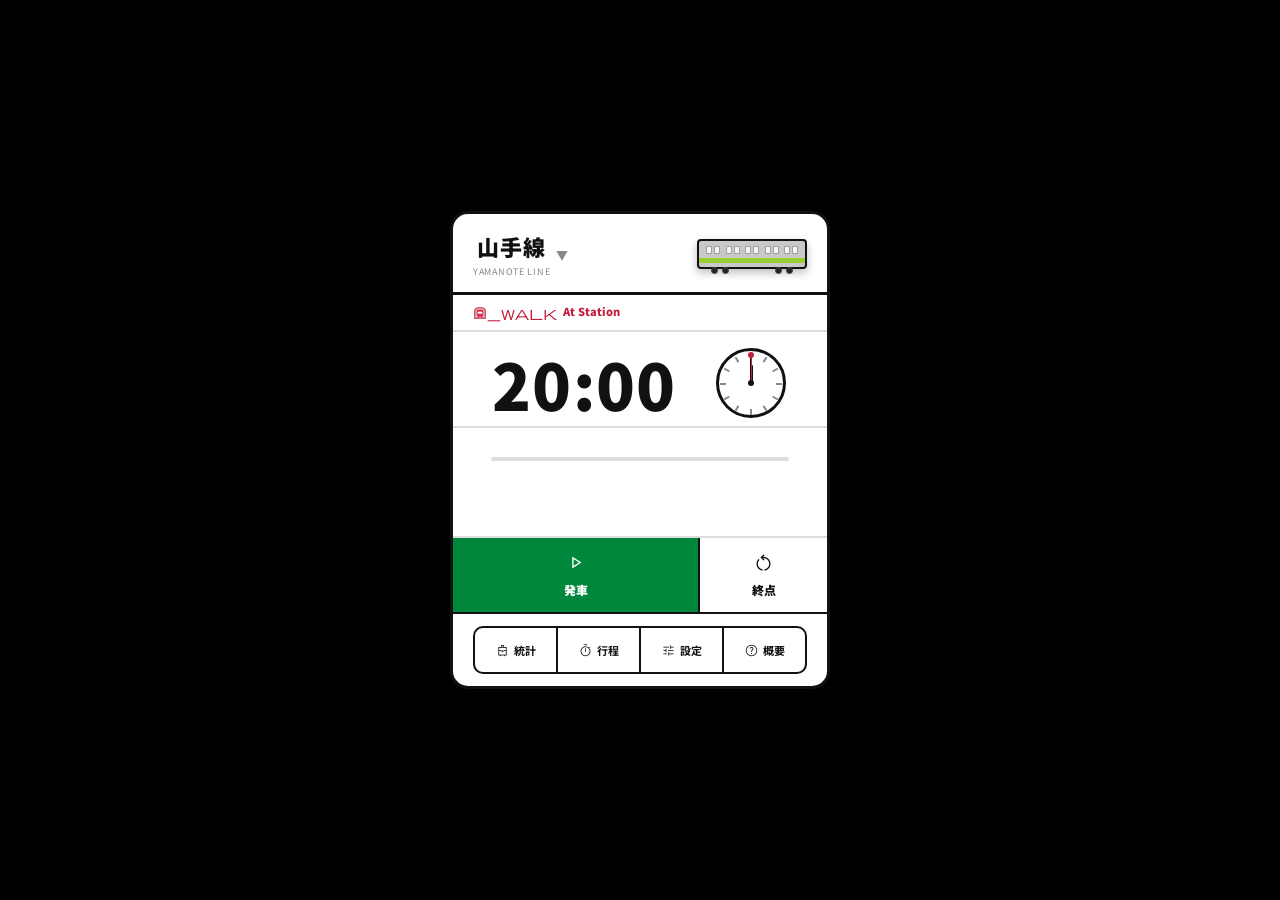
<file: web/index.html>
<!DOCTYPE html>
<html lang="ja">
<head>
<!-- Recovered from https://www.futsudoro.app/ on 2026-05-10 and normalized into /src files. -->
<meta charset="UTF-8">
<meta name="viewport" content="width=device-width, initial-scale=1.0">
<title>Futsudoro — Train Pomodoro Timer</title>
<meta name="description" content="Futsudoro is a train-inspired Pomodoro timer web app for deep work, with Chronos (strict) and Kairos (flow-friendly) modes.">
<meta name="keywords" content="futsudoro, pomodoro timer, train-inspired productivity app, chronos kairos timer, focus timer, deep work web app, productivity web app">
<meta name="application-name" content="Futsudoro">
<meta name="apple-mobile-web-app-title" content="Futsudoro">
<meta name="author" content="ishiroca + anhdres">
<meta name="robots" content="index,follow,max-image-preview:large">
<meta name="apple-mobile-web-app-capable" content="yes">
<meta name="apple-mobile-web-app-status-bar-style" content="default">
<link rel="apple-touch-icon" href="/icons/icon-192.png">
<link rel="preconnect" href="https://fonts.googleapis.com">
<link rel="preconnect" href="https://fonts.gstatic.com" crossorigin>
<link rel="canonical" href="https://www.futsudoro.app/">
<link rel="manifest" href="/manifest.webmanifest">
<meta name="theme-color" content="#000000">
<link rel="alternate" hreflang="x-default" href="https://www.futsudoro.app/">
<link rel="alternate" hreflang="en" href="https://www.futsudoro.app/about.html">
<link rel="alternate" hreflang="zh" href="https://www.futsudoro.app/about-zh.html">
<link rel="alternate" hreflang="ja" href="https://www.futsudoro.app/about-ja.html">
<link rel="alternate" hreflang="hi" href="https://www.futsudoro.app/about-hi.html">
<link rel="alternate" hreflang="es" href="https://www.futsudoro.app/about-es.html">
<link rel="alternate" hreflang="de" href="https://www.futsudoro.app/about-de.html">
<link rel="alternate" hreflang="fr" href="https://www.futsudoro.app/about-fr.html">
<link rel="alternate" hreflang="it" href="https://www.futsudoro.app/about-it.html">
<link rel="alternate" hreflang="pt" href="https://www.futsudoro.app/about-pt.html">
<link rel="alternate" hreflang="zh" href="https://www.futsudoro.app/about-zh.html">
<meta property="og:type" content="website">
<meta property="og:site_name" content="Futsudoro">
<meta property="og:title" content="Futsudoro — Train Pomodoro Timer for Deep Work">
<meta property="og:description" content="A railway-themed focus timer with Chronos (strict) and Kairos (flow-friendly) modes.">
<meta property="og:url" content="https://www.futsudoro.app/">
<meta property="og:image" content="https://www.futsudoro.app/icons/icon-512.png">
<meta property="og:image:alt" content="Futsudoro train icon">
<meta name="twitter:card" content="summary_large_image">
<meta name="twitter:title" content="Futsudoro — Train Pomodoro Timer for Deep Work">
<meta name="twitter:description" content="Focus station by station. Chronos for strict timing, Kairos for flow-state work.">
<meta name="twitter:image" content="https://www.futsudoro.app/icons/icon-512.png">
<link rel="icon" type="image/svg+xml" href="/icons/icon.svg">
<link rel="icon" type="image/png" sizes="192x192" href="/icons/icon-192.png">
<script>
(function(){
  const p=window.location.pathname;
  const legacy=/(green-train|%E7%BB%BF%E7%9A%AE%E8%BD%A6|绿皮车)/i;
  if(!legacy.test(p)) return;
  const modeMatch=p.match(/\/(chronos|kairos)(?:\/)?$/i);
  const mode=(modeMatch&&modeMatch[1].toLowerCase())||'chronos';
  window.location.replace(`/lupiche/${mode}${window.location.search}${window.location.hash}`);
})();
</script>
<script type="application/ld+json">
{
  "@context": "https://schema.org",
  "@type": "WebApplication",
  "name": "Futsudoro",
  "alternateName": "Futsudoro App",
  "applicationCategory": "ProductivityApplication",
  "operatingSystem": "Web",
  "url": "https://www.futsudoro.app/",
  "image": "https://www.futsudoro.app/icons/icon-512.png",
  "description": "Futsudoro is a train-inspired Pomodoro timer web app for deep work, with Chronos and Kairos modes.",
  "keywords": "futsudoro, pomodoro timer, focus timer, deep work app, train-inspired productivity",
  "isAccessibleForFree": true,
  "inLanguage": ["en", "es", "ja", "de", "fr", "it", "hi", "zh"],
  "offers": {
    "@type": "Offer",
    "price": "0",
    "priceCurrency": "USD"
  },
  "author": [
    { "@type": "Person", "name": "ishiroca" },
    { "@type": "Person", "name": "anhdres" }
  ]
}
</script>
<link rel="stylesheet" href="/src/styles.css">
</head>
<body>
<div class="sign-panel">
  <div class="line-header">
    <div class="line-selector">
      <button class="line-name-btn" id="lineBtn">
        <div>
          <div class="line-name-jp" id="lineNameJp">山手線</div>
          <div class="line-name-en" id="lineNameEn">Yamanote Line</div>
        </div>
        <span class="dropdown-arrow" aria-hidden="true">▼</span>
      </button>
      <div class="line-dropdown" id="lineDropdown">
        <div class="line-option selected" data-line="yamanote">
          <div class="line-color-badge" style="background:#9ACD32"></div>
          <div class="line-info-text">
            <div class="line-option-name">山手線</div>
            <div class="line-option-sub">Yamanote — Tokyo</div>
          </div>
        </div>
        <div class="line-option" data-line="urquiza">
          <div class="line-color-badge" style="background:#FFD200"></div>
          <div class="line-info-text">
            <div class="line-option-name">Urquiza</div>
            <div class="line-option-sub">Buenos Aires</div>
          </div>
        </div>
        <div class="line-option" data-line="nagareyama">
          <div class="line-color-badge" style="background:#8B0000"></div>
          <div class="line-info-text">
            <div class="line-option-name">流山電鉄</div>
            <div class="line-option-sub">Nagareyama — Chiba</div>
          </div>
        </div>
        <div class="line-option" data-line="ter">
          <div class="line-color-badge" style="background:#003CA6"></div>
          <div class="line-info-text">
            <div class="line-option-name">Centre</div>
            <div class="line-option-sub">France</div>
          </div>
        </div>
        <div class="line-option" data-line="schwarzwaldbahn">
          <div class="line-color-badge" style="background:#DB0018"></div>
          <div class="line-info-text">
            <div class="line-option-name">Schwarzwald</div>
            <div class="line-option-sub">Deutschland</div>
          </div>
        </div>
        <div class="line-option" data-line="regionale">
          <div class="line-color-badge" style="background:#008C45"></div>
          <div class="line-info-text">
            <div class="line-option-name">Regionale</div>
            <div class="line-option-sub">Italia</div>
          </div>
        </div>
        <div class="line-option" data-line="donau">
          <div class="line-color-badge" style="background:#E2001A"></div>
          <div class="line-info-text">
            <div class="line-option-name">Donau</div>
            <div class="line-option-sub">Österreich</div>
          </div>
        </div>
        <div class="line-option" data-line="sodra">
          <div class="line-color-badge" style="background:#1C1C1C"></div>
          <div class="line-info-text">
            <div class="line-option-name">Södra</div>
            <div class="line-option-sub">Sverige</div>
          </div>
        </div>
        <div class="line-option" data-line="quebrada">
          <div class="line-color-badge" style="background:#C97A3D"></div>
          <div class="line-info-text">
            <div class="line-option-name">Quebrada</div>
            <div class="line-option-sub">Jujuy</div>
          </div>
        </div>
        <div class="line-option" data-line="lupiche">
          <div class="line-color-badge" style="background:#2F5D3A"></div>
          <div class="line-info-text">
            <div class="line-option-name">绿皮车</div>
            <div class="line-option-sub">China</div>
          </div>
        </div>
        <div class="line-option" data-line="konkan">
          <div class="line-color-badge" style="background:#1F4E79"></div>
          <div class="line-info-text">
            <div class="line-option-name">कोंकण</div>
            <div class="line-option-sub">India</div>
          </div>
        </div>
        <div class="line-option" data-line="commuter">
          <div class="line-color-badge" style="background:#9a38a1"></div>
          <div class="line-info-text">
            <div class="line-option-name">Commuter</div>
            <div class="line-option-sub">Massachusetts</div>
          </div>
        </div>
      </div>
    </div>
    <div class="train-indicator green" id="trainIndicator">
      <div class="train-windows">
        <div class="window-pair"><div class="train-window"></div><div class="train-window"></div></div>
        <div class="window-pair door"><div class="train-window"></div><div class="train-window"></div></div>
        <div class="window-pair"><div class="train-window"></div><div class="train-window"></div></div>
        <div class="window-pair door"><div class="train-window"></div><div class="train-window"></div></div>
        <div class="window-pair"><div class="train-window"></div><div class="train-window"></div></div>
      </div>
      <div class="train-wheels-set front"><div class="train-wheel"></div><div class="train-wheel"></div></div>
      <div class="train-wheels-set back"><div class="train-wheel"></div><div class="train-wheel"></div></div>
    </div>
  </div>
  <div class="status-wrap">
    <div class="status-row">
      <span class="status-icon status-station" id="statusIcon" aria-hidden="true">subway_walk</span>
      <div class="status-text status-station" id="statusText">At Station</div>
    </div>
  </div>
  <div class="clock-section">
    <div class="clock-row">
      <div class="timer-main" id="timer">20:00</div>
      <div class="analog-clock" id="analogClock">
        <div class="clock-marker"></div>
        <div class="clock-marker"></div>
        <div class="clock-marker"></div>
        <div class="clock-marker"></div>
        <div class="clock-marker"></div>
        <div class="clock-marker"></div>
        <div class="clock-marker"></div>
        <div class="clock-marker"></div>
        <div class="clock-marker"></div>
        <div class="clock-marker"></div>
        <div class="clock-marker"></div>
        <div class="clock-marker"></div>
        <div class="clock-hand hour" id="hourHand"></div>
        <div class="clock-hand minute" id="minuteHand"></div>
        <div class="clock-hand second" id="secondHand"></div>
      </div>
    </div>
  </div>
  <div class="station-section">
    <div class="station-track" id="track">
      <div class="track-line"><div class="track-progress" id="trackProgress" role="progressbar" aria-valuemin="0" aria-valuemax="100" aria-valuenow="0" aria-label="Trip progress"></div></div>
    </div>
  </div>
  <div class="controls">
    <button class="ctrl-btn main start" id="startBtn"><span class="ctrl-icon" aria-hidden="true">play_arrow</span><span id="startBtnLabel">発車</span></button>
    <button class="ctrl-btn reset-mini" id="resetBtn"><span class="ctrl-icon" aria-hidden="true">restart_alt</span><span id="resetBtnLabel">終点</span></button>
  </div>
  <div class="footer">
    <div class="toggle-bar">
      <button class="toggle-btn" id="statsBtn"><span class="tab-icon" aria-hidden="true">travel_luggage_and_bags</span><span class="tab-label" id="tabStats">統計</span></button>
      <button class="toggle-btn" id="tripBtn"><span class="tab-icon" aria-hidden="true">timer</span><span class="tab-label" id="tabTrip">行程</span></button>
      <button class="toggle-btn" id="settingsBtn"><span class="tab-icon" aria-hidden="true">tune</span><span class="tab-label" id="tabSettings">設定</span></button>
      <button class="toggle-btn" id="aboutBtn"><span class="tab-icon" aria-hidden="true">help</span><span class="tab-label" id="tabAbout">概要</span></button>
    </div>
    <div class="info-panel" id="statsPanel">
      <div class="panel-title" id="titleTravelLog">Travel Log</div>
      <div class="stats-section-header" id="labelToday">Today</div>
      <div class="info-row"><span id="labelTravelToday">Time travelled</span><b><span id="todayTravel">0m</span></b></div>
      <div class="info-row"><span id="labelRestToday">Time rested</span><b><span id="todayRest">0m</span></b></div>
      <div class="stats-section-header" id="labelAllTime">All Time</div>
      <div class="info-row"><span id="labelTravelAll">Time travelled</span><b><span id="allTravel">0m</span></b></div>
      <div class="info-row"><span id="labelRestAll">Time rested</span><b><span id="allRest">0m</span></b></div>
      <div class="stats-progress" id="statsProgress" aria-label="Work vs rest proportions">
        <div class="stats-progress-work" id="statsProgressWork"></div>
        <div class="stats-progress-rest" id="statsProgressRest"></div>
      </div>
      <div class="setting-row" style="margin-top:8px;gap:6px">
        <select id="exportFormat" class="sys-btn" style="padding:7px 10px;flex:0 0 auto">
          <option value="csv">CSV</option>
          <option value="json">JSON</option>
        </select>
        <button class="sys-btn" id="exportBtn" style="flex:1">Export</button>
        <button class="sys-btn" id="importBtn" style="flex:1">Import</button>
      </div>
    </div>
    <div class="info-panel" id="tripPanel">
      <div class="panel-title" id="titleTripConfig">Trip Configuration</div>
      <div class="setting-row"><label id="labelStopsCfg">Stops</label><input type="number" id="inJourneys" value="4" min="2" max="5"></div>
      <div class="setting-row"><label id="labelWork">Work (min)</label><input type="number" id="inWork" value="25" min="1" max="90"></div>
      <div class="setting-row"><label id="labelBreak">Break (min)</label><input type="number" id="inRest" value="5" min="1" max="30"></div>
      <div class="trip-duration-note" id="tripDurationNote">Travel time to destination: 1h 55m</div>
      <div class="arrival-time-note" id="arrivalTimeNote">Arrival at destination: 11:55</div>
      <div class="setting-row"><label id="labelLongRest">Rest (min)</label><input type="number" id="inLong" value="35" min="10" max="60"></div>
    </div>
    <div class="info-panel" id="settingsPanel">
      <div class="panel-title" id="titleSettings">System Settings</div>
      <div class="setting-row"><label id="labelMode">Mode</label><button class="sys-btn" id="modeBtn">Chronos</button></div>
      <div class="setting-row"><label id="labelNotifications">Notifications</label><button class="sys-btn" id="notifBtn">OFF</button></div>
      <div class="setting-row"><label id="labelPa">Station Announcements (PA)</label><button class="sys-btn" id="paBtn">ON</button></div>
      <div class="setting-row"><label id="labelTheme">Theme</label><button class="sys-btn" id="themeBtn">Light</button></div>
      <div class="setting-row"><label for="langSelect" id="labelLanguage">Language</label>
        <select id="langSelect" class="sys-btn" style="padding:7px 10px;">
          <option value="ja">日本語</option>
          <option value="en">English</option>
          <option value="es">Español</option>
          <option value="it">Italiano</option>
          <option value="de">Deutsch</option>
          <option value="hi">हिन्दी</option>
          <option value="fr">Français</option>
          <option value="sv">Svenska</option>
          <option value="pt">Português</option>
          <option value="zh">中文</option>
        </select>
      </div>
    </div>
    <div class="info-panel" id="aboutPanel">
      <div class="panel-title">🚃 + 🍅</div>
      <div class="info-row" id="aboutText1" style="display:block; margin-bottom:10px; line-height:1.45; font-size:12px; font-weight:600;">
        A futsū (普通) train in Japan is a local service that stops at every station on its route.
      </div>
      <div class="info-row" id="aboutText2" style="display:block; margin-bottom:10px; line-height:1.45; font-size:12px; font-weight:600;">
        Pomodoro is a time management method based on focused work sessions and short breaks.
      </div>
      <div class="info-row" id="aboutText3" style="display:block; margin-bottom:10px; line-height:1.45; font-size:12px; font-weight:600;">
        Futsudoro is a train pomodoro timer for deep work, with Chronos (strict timing) and Kairos (flow-friendly) modes.
      </div>
      <div class="info-row" id="aboutText4" style="display:block; line-height:1.45; font-size:12px; font-weight:600;">
        Made with ❤️ + 🍀 by ishiroca + anhdres
      </div>
      <div class="info-row" style="display:block; line-height:1.45; font-size:12px; font-weight:600;">
        <a href="mailto:feedback@futsudoro.app">feedback@futsudoro.app</a>
      </div>
      <div class="version-info" id="versionInfo" aria-label="Build version">v— · —</div>
    </div>
  </div>
</div>
<script type="module" src="/src/main.js"></script>
<!-- Vercel inyecta automáticamente los scripts de analytics y speed-insights
     cuando @vercel/analytics está habilitado en el deploy. Mantenerlos en
     HTML provoca doble page-view. -->
</body>
</html>
</file>
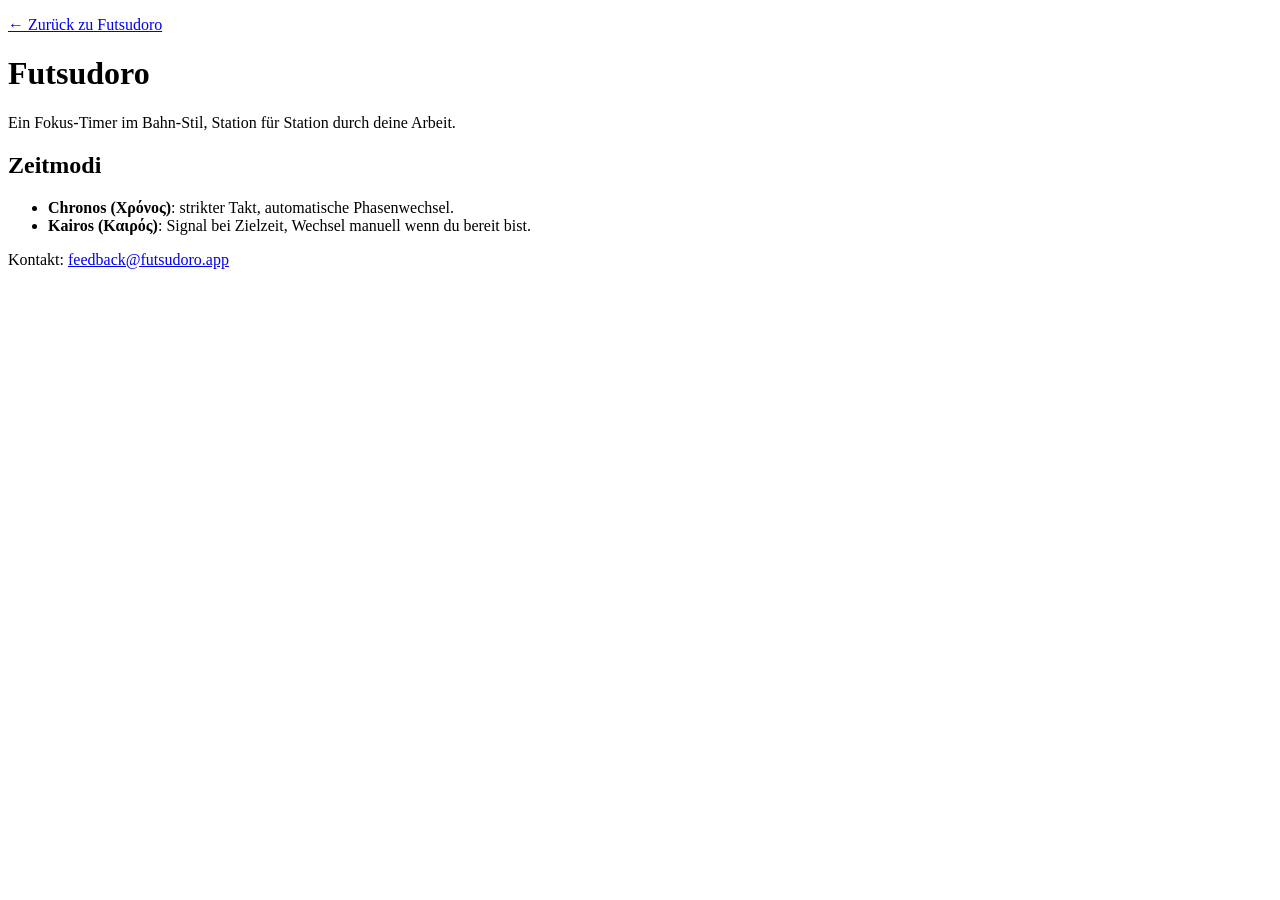
<file: about-de.html>
<!DOCTYPE html>
<html lang="de">
<head>
  <meta charset="UTF-8">
  <meta name="viewport" content="width=device-width, initial-scale=1.0">
  <title>Über Futsudoro — Zug-inspirierter Pomodoro-Timer</title>
  <meta name="description" content="Futsudoro ist eine zug-inspirierte Pomodoro-Web-App mit Chronos (Χρόνος)- und Kairos (Καιρός)-Modus für Fokus und Flow.">
  <link rel="canonical" href="https://www.futsudoro.app/about-de.html">
  <link rel="alternate" hreflang="x-default" href="https://www.futsudoro.app/">
  <link rel="alternate" hreflang="en" href="https://www.futsudoro.app/about.html">
  <link rel="alternate" hreflang="zh" href="https://www.futsudoro.app/about-zh.html">
  <link rel="alternate" hreflang="ja" href="https://www.futsudoro.app/about-ja.html">
  <link rel="alternate" hreflang="hi" href="https://www.futsudoro.app/about-hi.html">
  <link rel="alternate" hreflang="es" href="https://www.futsudoro.app/about-es.html">
  <link rel="alternate" hreflang="de" href="https://www.futsudoro.app/about-de.html">
  <link rel="alternate" hreflang="fr" href="https://www.futsudoro.app/about-fr.html">
  <link rel="alternate" hreflang="it" href="https://www.futsudoro.app/about-it.html">
  <meta name="robots" content="index,follow">
</head>
<body>
  <p><a href="/">← Zurück zu Futsudoro</a></p>
  <h1>Futsudoro</h1>
  <p>Ein Fokus-Timer im Bahn-Stil, Station für Station durch deine Arbeit.</p>

  <h2>Zeitmodi</h2>
  <ul>
    <li><b>Chronos (Χρόνος)</b>: strikter Takt, automatische Phasenwechsel.</li>
    <li><b>Kairos (Καιρός)</b>: Signal bei Zielzeit, Wechsel manuell wenn du bereit bist.</li>
  </ul>

  <p>Kontakt: <a href="mailto:feedback@futsudoro.app">feedback@futsudoro.app</a></p>
</body>
</html>
</file>
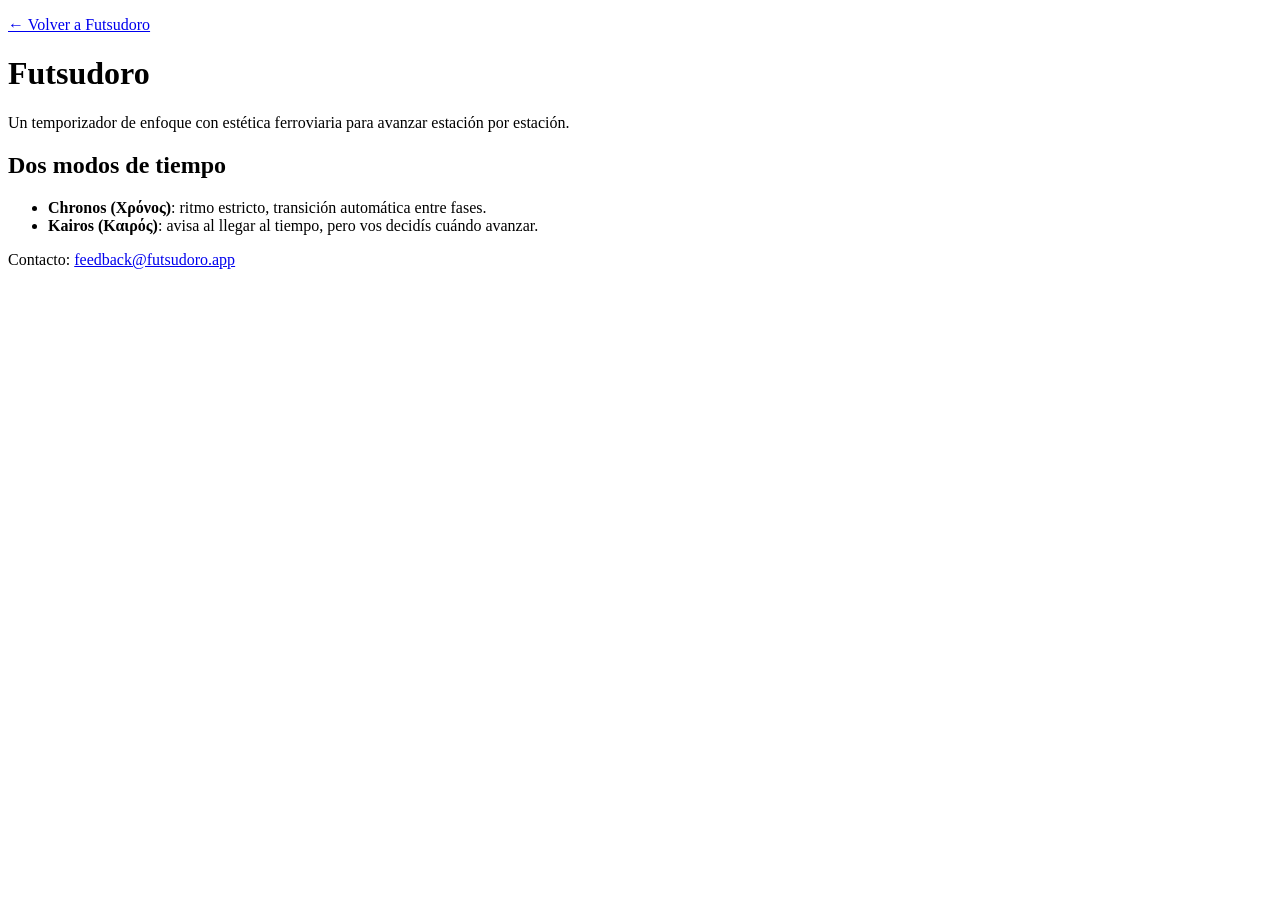
<file: about-es.html>
<!DOCTYPE html>
<html lang="es">
<head>
  <meta charset="UTF-8">
  <meta name="viewport" content="width=device-width, initial-scale=1.0">
  <title>Sobre Futsudoro — Temporizador pomodoro inspirado en trenes</title>
  <meta name="description" content="Futsudoro es una app web pomodoro inspirada en trenes, con modos Chronos (Χρόνος) y Kairos (Καιρός) para enfoque profundo y flujo.">
  <link rel="canonical" href="https://www.futsudoro.app/about-es.html">
  <link rel="alternate" hreflang="x-default" href="https://www.futsudoro.app/">
  <link rel="alternate" hreflang="en" href="https://www.futsudoro.app/about.html">
  <link rel="alternate" hreflang="zh" href="https://www.futsudoro.app/about-zh.html">
  <link rel="alternate" hreflang="ja" href="https://www.futsudoro.app/about-ja.html">
  <link rel="alternate" hreflang="hi" href="https://www.futsudoro.app/about-hi.html">
  <link rel="alternate" hreflang="es" href="https://www.futsudoro.app/about-es.html">
  <link rel="alternate" hreflang="de" href="https://www.futsudoro.app/about-de.html">
  <link rel="alternate" hreflang="fr" href="https://www.futsudoro.app/about-fr.html">
  <link rel="alternate" hreflang="it" href="https://www.futsudoro.app/about-it.html">
  <meta name="robots" content="index,follow">
</head>
<body>
  <p><a href="/">← Volver a Futsudoro</a></p>
  <h1>Futsudoro</h1>
  <p>Un temporizador de enfoque con estética ferroviaria para avanzar estación por estación.</p>

  <h2>Dos modos de tiempo</h2>
  <ul>
    <li><b>Chronos (Χρόνος)</b>: ritmo estricto, transición automática entre fases.</li>
    <li><b>Kairos (Καιρός)</b>: avisa al llegar al tiempo, pero vos decidís cuándo avanzar.</li>
  </ul>

  <p>Contacto: <a href="mailto:feedback@futsudoro.app">feedback@futsudoro.app</a></p>
</body>
</html>
</file>
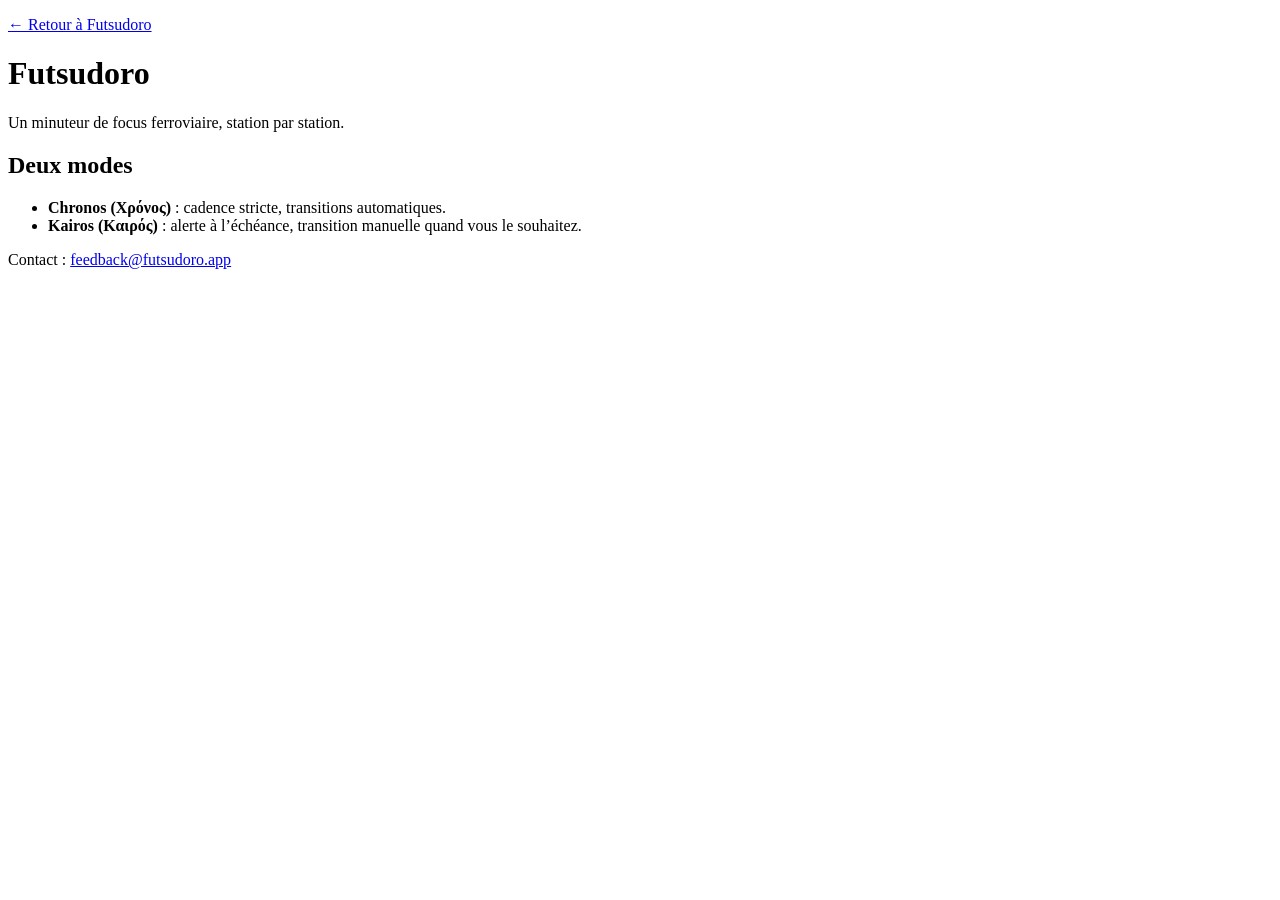
<file: about-fr.html>
<!DOCTYPE html>
<html lang="fr">
<head>
  <meta charset="UTF-8">
  <meta name="viewport" content="width=device-width, initial-scale=1.0">
  <title>À propos de Futsudoro — Minuteur pomodoro inspiré des trains</title>
  <meta name="description" content="Futsudoro est une appli web pomodoro inspirée du rail, avec modes Chronos (Χρόνος) et Kairos (Καιρός) pour concentration et flow.">
  <link rel="canonical" href="https://www.futsudoro.app/about-fr.html">
  <link rel="alternate" hreflang="x-default" href="https://www.futsudoro.app/">
  <link rel="alternate" hreflang="en" href="https://www.futsudoro.app/about.html">
  <link rel="alternate" hreflang="zh" href="https://www.futsudoro.app/about-zh.html">
  <link rel="alternate" hreflang="ja" href="https://www.futsudoro.app/about-ja.html">
  <link rel="alternate" hreflang="hi" href="https://www.futsudoro.app/about-hi.html">
  <link rel="alternate" hreflang="es" href="https://www.futsudoro.app/about-es.html">
  <link rel="alternate" hreflang="de" href="https://www.futsudoro.app/about-de.html">
  <link rel="alternate" hreflang="fr" href="https://www.futsudoro.app/about-fr.html">
  <link rel="alternate" hreflang="it" href="https://www.futsudoro.app/about-it.html">
  <meta name="robots" content="index,follow">
</head>
<body>
  <p><a href="/">← Retour à Futsudoro</a></p>
  <h1>Futsudoro</h1>
  <p>Un minuteur de focus ferroviaire, station par station.</p>

  <h2>Deux modes</h2>
  <ul>
    <li><b>Chronos (Χρόνος)</b> : cadence stricte, transitions automatiques.</li>
    <li><b>Kairos (Καιρός)</b> : alerte à l’échéance, transition manuelle quand vous le souhaitez.</li>
  </ul>

  <p>Contact : <a href="mailto:feedback@futsudoro.app">feedback@futsudoro.app</a></p>
</body>
</html>
</file>
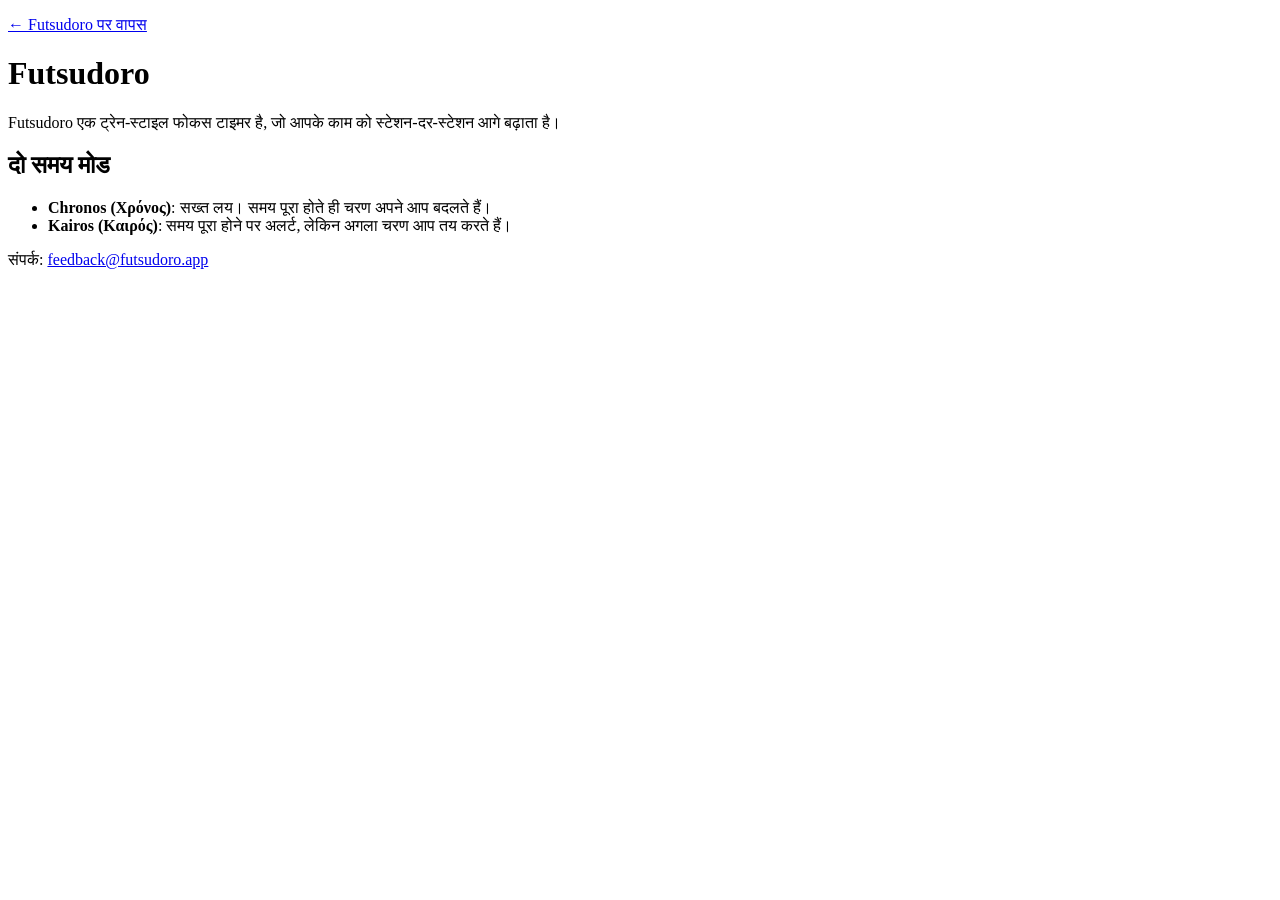
<file: about-hi.html>
<!DOCTYPE html>
<html lang="hi">
<head>
  <meta charset="UTF-8">
  <meta name="viewport" content="width=device-width, initial-scale=1.0">
  <title>Futsudoro के बारे में — ट्रेन-प्रेरित पोमोडोरो टाइमर</title>
  <meta name="description" content="Futsudoro एक ट्रेन-प्रेरित पोमोडोरो वेब ऐप है, जिसमें Chronos (Χρόνος) और Kairos (Καιρός) मोड के साथ गहरा फोकस मिलता है।">
  <link rel="canonical" href="https://www.futsudoro.app/about-hi.html">
  <link rel="alternate" hreflang="x-default" href="https://www.futsudoro.app/">
  <link rel="alternate" hreflang="en" href="https://www.futsudoro.app/about.html">
  <link rel="alternate" hreflang="zh" href="https://www.futsudoro.app/about-zh.html">
  <link rel="alternate" hreflang="ja" href="https://www.futsudoro.app/about-ja.html">
  <link rel="alternate" hreflang="hi" href="https://www.futsudoro.app/about-hi.html">
  <link rel="alternate" hreflang="es" href="https://www.futsudoro.app/about-es.html">
  <link rel="alternate" hreflang="de" href="https://www.futsudoro.app/about-de.html">
  <link rel="alternate" hreflang="fr" href="https://www.futsudoro.app/about-fr.html">
  <link rel="alternate" hreflang="it" href="https://www.futsudoro.app/about-it.html">
  <meta name="robots" content="index,follow">
</head>
<body>
  <p><a href="/">← Futsudoro पर वापस</a></p>
  <h1>Futsudoro</h1>
  <p>Futsudoro एक ट्रेन-स्टाइल फोकस टाइमर है, जो आपके काम को स्टेशन-दर-स्टेशन आगे बढ़ाता है।</p>

  <h2>दो समय मोड</h2>
  <ul>
    <li><b>Chronos (Χρόνος)</b>: सख्त लय। समय पूरा होते ही चरण अपने आप बदलते हैं।</li>
    <li><b>Kairos (Καιρός)</b>: समय पूरा होने पर अलर्ट, लेकिन अगला चरण आप तय करते हैं।</li>
  </ul>

  <p>संपर्क: <a href="mailto:feedback@futsudoro.app">feedback@futsudoro.app</a></p>
</body>
</html>
</file>
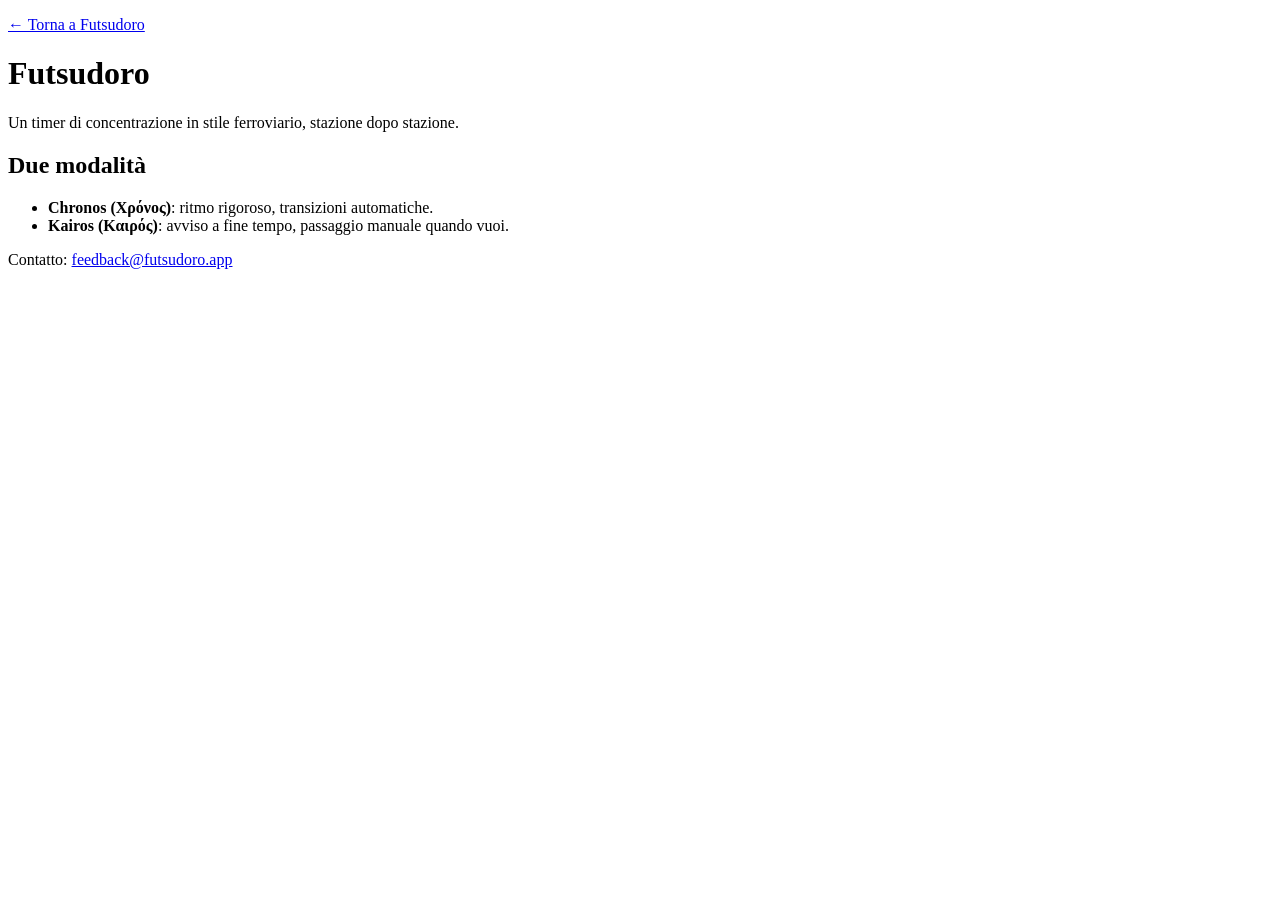
<file: about-it.html>
<!DOCTYPE html>
<html lang="it">
<head>
  <meta charset="UTF-8">
  <meta name="viewport" content="width=device-width, initial-scale=1.0">
  <title>Informazioni su Futsudoro — Timer pomodoro ispirato ai treni</title>
  <meta name="description" content="Futsudoro è una web app pomodoro ispirata ai treni, con modalità Chronos (Χρόνος) e Kairos (Καιρός) per focus profondo e flow.">
  <link rel="canonical" href="https://www.futsudoro.app/about-it.html">
  <link rel="alternate" hreflang="x-default" href="https://www.futsudoro.app/">
  <link rel="alternate" hreflang="en" href="https://www.futsudoro.app/about.html">
  <link rel="alternate" hreflang="zh" href="https://www.futsudoro.app/about-zh.html">
  <link rel="alternate" hreflang="ja" href="https://www.futsudoro.app/about-ja.html">
  <link rel="alternate" hreflang="hi" href="https://www.futsudoro.app/about-hi.html">
  <link rel="alternate" hreflang="es" href="https://www.futsudoro.app/about-es.html">
  <link rel="alternate" hreflang="de" href="https://www.futsudoro.app/about-de.html">
  <link rel="alternate" hreflang="fr" href="https://www.futsudoro.app/about-fr.html">
  <link rel="alternate" hreflang="it" href="https://www.futsudoro.app/about-it.html">
  <meta name="robots" content="index,follow">
</head>
<body>
  <p><a href="/">← Torna a Futsudoro</a></p>
  <h1>Futsudoro</h1>
  <p>Un timer di concentrazione in stile ferroviario, stazione dopo stazione.</p>

  <h2>Due modalità</h2>
  <ul>
    <li><b>Chronos (Χρόνος)</b>: ritmo rigoroso, transizioni automatiche.</li>
    <li><b>Kairos (Καιρός)</b>: avviso a fine tempo, passaggio manuale quando vuoi.</li>
  </ul>

  <p>Contatto: <a href="mailto:feedback@futsudoro.app">feedback@futsudoro.app</a></p>
</body>
</html>
</file>
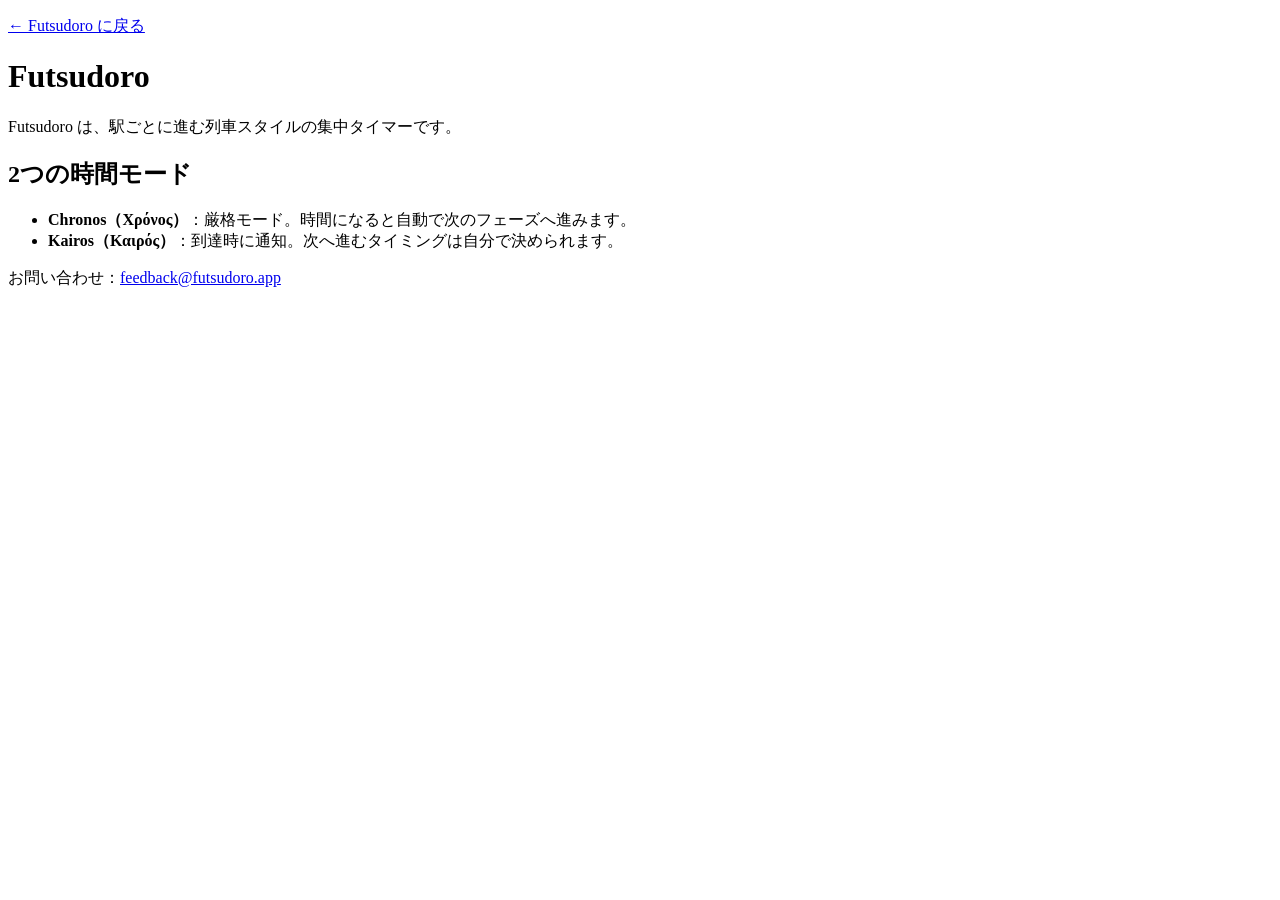
<file: about-ja.html>
<!DOCTYPE html>
<html lang="ja">
<head>
  <meta charset="UTF-8">
  <meta name="viewport" content="width=device-width, initial-scale=1.0">
  <title>Futsudoro について — 列車スタイルのポモドーロタイマー</title>
  <meta name="description" content="Futsudoro は列車をテーマにしたポモドーロ Web アプリ。Chronos（Χρόνος）と Kairos（Καιρός）の2モードで集中を支援します。">
  <link rel="canonical" href="https://www.futsudoro.app/about-ja.html">
  <link rel="alternate" hreflang="x-default" href="https://www.futsudoro.app/">
  <link rel="alternate" hreflang="en" href="https://www.futsudoro.app/about.html">
  <link rel="alternate" hreflang="zh" href="https://www.futsudoro.app/about-zh.html">
  <link rel="alternate" hreflang="ja" href="https://www.futsudoro.app/about-ja.html">
  <link rel="alternate" hreflang="hi" href="https://www.futsudoro.app/about-hi.html">
  <link rel="alternate" hreflang="es" href="https://www.futsudoro.app/about-es.html">
  <link rel="alternate" hreflang="de" href="https://www.futsudoro.app/about-de.html">
  <link rel="alternate" hreflang="fr" href="https://www.futsudoro.app/about-fr.html">
  <link rel="alternate" hreflang="it" href="https://www.futsudoro.app/about-it.html">
  <meta name="robots" content="index,follow">
</head>
<body>
  <p><a href="/">← Futsudoro に戻る</a></p>
  <h1>Futsudoro</h1>
  <p>Futsudoro は、駅ごとに進む列車スタイルの集中タイマーです。</p>

  <h2>2つの時間モード</h2>
  <ul>
    <li><b>Chronos（Χρόνος）</b>：厳格モード。時間になると自動で次のフェーズへ進みます。</li>
    <li><b>Kairos（Καιρός）</b>：到達時に通知。次へ進むタイミングは自分で決められます。</li>
  </ul>

  <p>お問い合わせ：<a href="mailto:feedback@futsudoro.app">feedback@futsudoro.app</a></p>
</body>
</html>
</file>
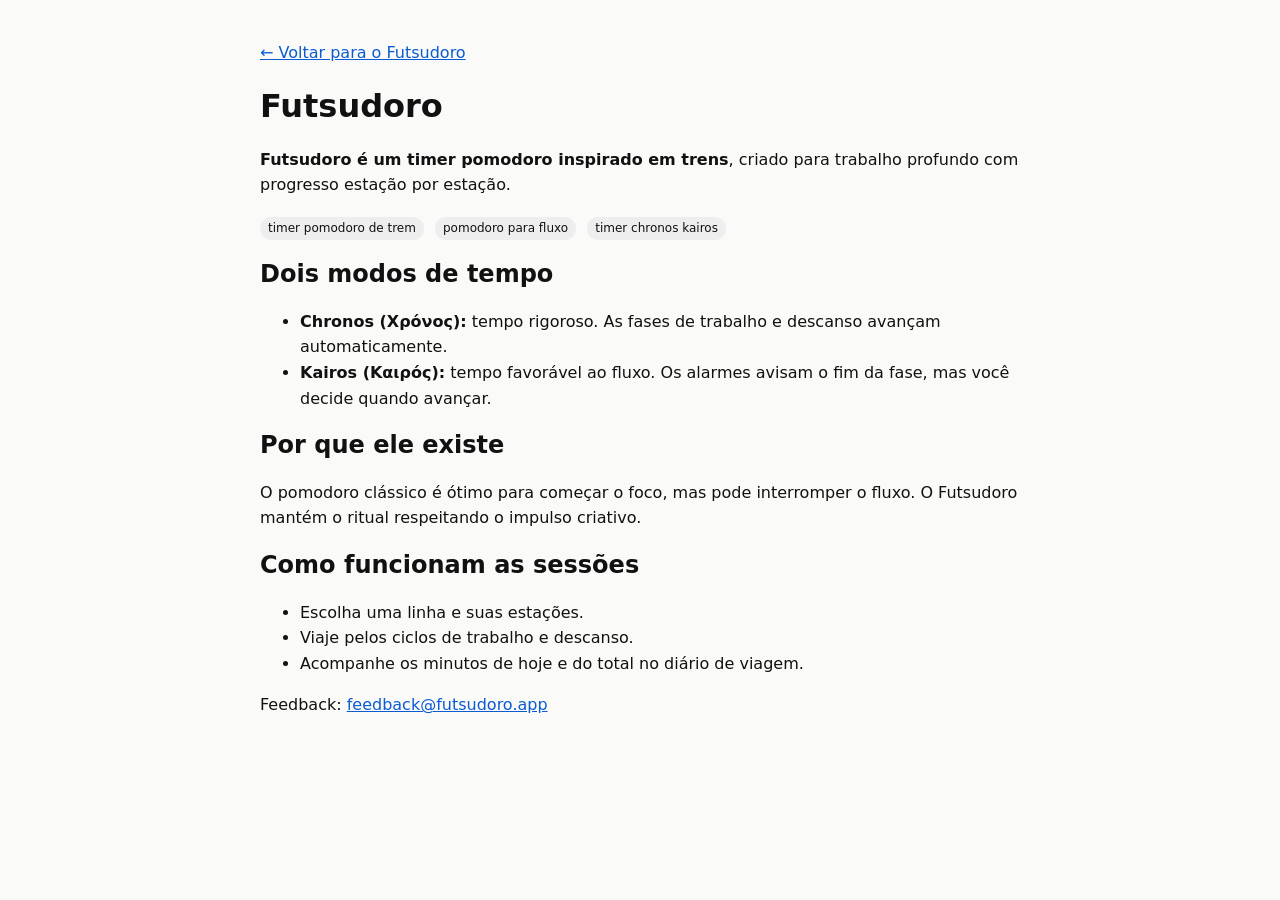
<file: about-pt.html>
<!DOCTYPE html>
<html lang="pt">
<head>
  <meta charset="UTF-8">
  <meta name="viewport" content="width=device-width, initial-scale=1.0">
  <title>Sobre o Futsudoro — Timer Pomodoro de Trem</title>
  <meta name="description" content="Saiba como o Futsudoro funciona: um timer pomodoro inspirado em trens com modos Chronos (Χρόνος) e Kairos (Καιρός) para trabalho profundo e sessões de fluxo.">
  <link rel="canonical" href="https://www.futsudoro.app/about-pt.html">
  <link rel="alternate" hreflang="x-default" href="https://www.futsudoro.app/">
  <link rel="alternate" hreflang="en" href="https://www.futsudoro.app/about.html">
  <link rel="alternate" hreflang="zh" href="https://www.futsudoro.app/about-zh.html">
  <link rel="alternate" hreflang="ja" href="https://www.futsudoro.app/about-ja.html">
  <link rel="alternate" hreflang="hi" href="https://www.futsudoro.app/about-hi.html">
  <link rel="alternate" hreflang="es" href="https://www.futsudoro.app/about-es.html">
  <link rel="alternate" hreflang="de" href="https://www.futsudoro.app/about-de.html">
  <link rel="alternate" hreflang="fr" href="https://www.futsudoro.app/about-fr.html">
  <link rel="alternate" hreflang="it" href="https://www.futsudoro.app/about-it.html">
  <link rel="alternate" hreflang="pt" href="https://www.futsudoro.app/about-pt.html">
  <meta name="robots" content="index,follow">
  <style>
    body{font-family:system-ui,-apple-system,Segoe UI,Roboto,sans-serif;max-width:760px;margin:40px auto;padding:0 16px;line-height:1.6;color:#111;background:#fafaf8}
    h1,h2{line-height:1.2}
    a{color:#0b5bd3}
    .tag{display:inline-block;background:#eee;padding:2px 8px;border-radius:999px;margin-right:6px;font-size:12px}
  </style>
</head>
<body>
  <p><a href="/">← Voltar para o Futsudoro</a></p>
  <h1>Futsudoro</h1>
  <p><strong>Futsudoro é um timer pomodoro inspirado em trens</strong>, criado para trabalho profundo com progresso estação por estação.</p>

  <p>
    <span class="tag">timer pomodoro de trem</span>
    <span class="tag">pomodoro para fluxo</span>
    <span class="tag">timer chronos kairos</span>
  </p>

  <h2>Dois modos de tempo</h2>
  <ul>
    <li><strong>Chronos (Χρόνος):</strong> tempo rigoroso. As fases de trabalho e descanso avançam automaticamente.</li>
    <li><strong>Kairos (Καιρός):</strong> tempo favorável ao fluxo. Os alarmes avisam o fim da fase, mas você decide quando avançar.</li>
  </ul>

  <h2>Por que ele existe</h2>
  <p>O pomodoro clássico é ótimo para começar o foco, mas pode interromper o fluxo. O Futsudoro mantém o ritual respeitando o impulso criativo.</p>

  <h2>Como funcionam as sessões</h2>
  <ul>
    <li>Escolha uma linha e suas estações.</li>
    <li>Viaje pelos ciclos de trabalho e descanso.</li>
    <li>Acompanhe os minutos de hoje e do total no diário de viagem.</li>
  </ul>

  <p>Feedback: <a href="mailto:feedback@futsudoro.app">feedback@futsudoro.app</a></p>
</body>
</html>
</file>
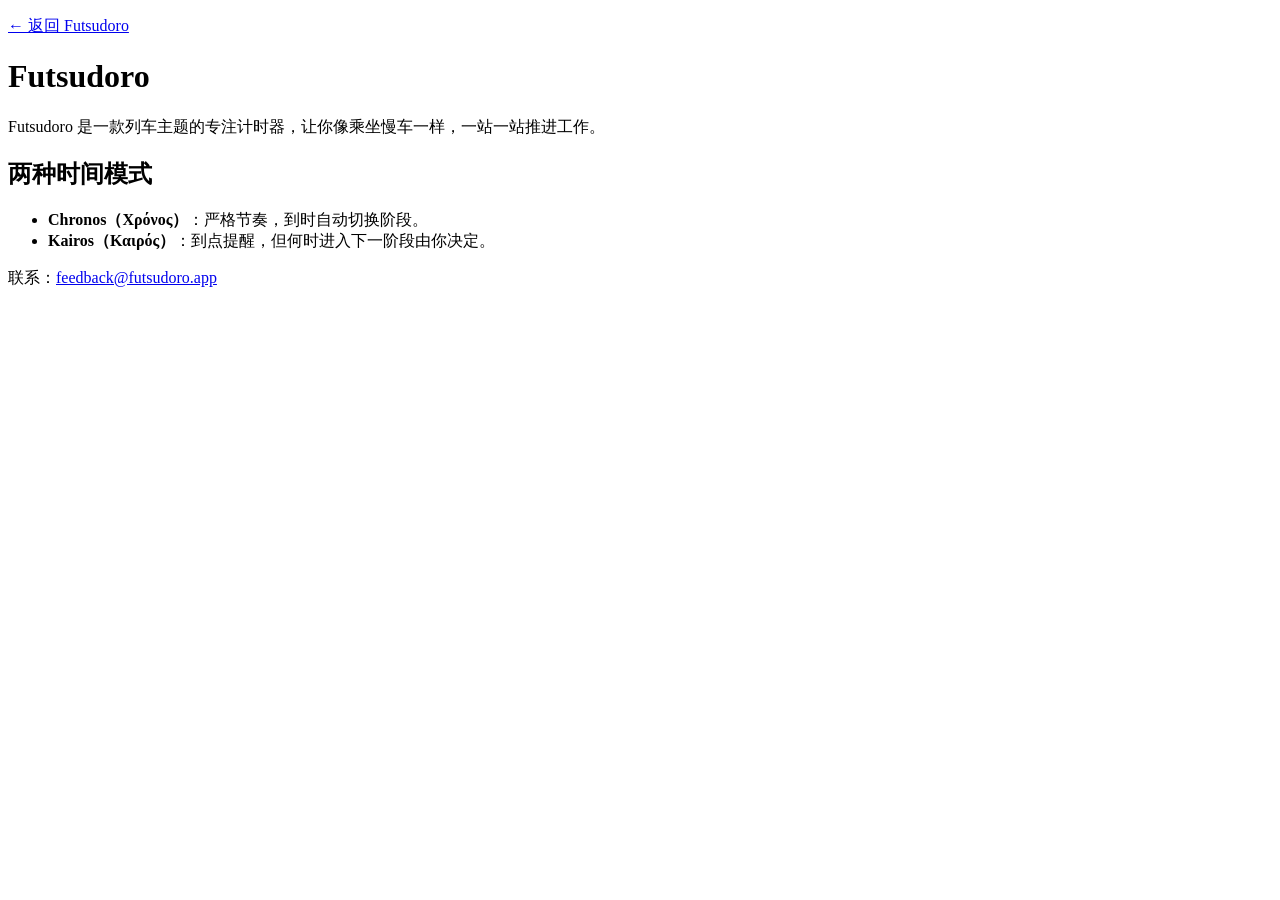
<file: about-zh.html>
<!DOCTYPE html>
<html lang="zh-CN">
<head>
  <meta charset="UTF-8">
  <meta name="viewport" content="width=device-width, initial-scale=1.0">
  <title>关于 Futsudoro — 列车风格番茄钟</title>
  <meta name="description" content="Futsudoro 是一款列车风格的番茄钟 Web 应用，提供 Chronos（Χρόνος）与 Kairos（Καιρός）两种专注模式。">
  <link rel="canonical" href="https://www.futsudoro.app/about-zh.html">
  <link rel="alternate" hreflang="x-default" href="https://www.futsudoro.app/">
  <link rel="alternate" hreflang="en" href="https://www.futsudoro.app/about.html">
  <link rel="alternate" hreflang="zh" href="https://www.futsudoro.app/about-zh.html">
  <link rel="alternate" hreflang="ja" href="https://www.futsudoro.app/about-ja.html">
  <link rel="alternate" hreflang="hi" href="https://www.futsudoro.app/about-hi.html">
  <link rel="alternate" hreflang="es" href="https://www.futsudoro.app/about-es.html">
  <link rel="alternate" hreflang="de" href="https://www.futsudoro.app/about-de.html">
  <link rel="alternate" hreflang="fr" href="https://www.futsudoro.app/about-fr.html">
  <link rel="alternate" hreflang="it" href="https://www.futsudoro.app/about-it.html">
  <meta name="robots" content="index,follow">
</head>
<body>
  <p><a href="/">← 返回 Futsudoro</a></p>
  <h1>Futsudoro</h1>
  <p>Futsudoro 是一款列车主题的专注计时器，让你像乘坐慢车一样，一站一站推进工作。</p>

  <h2>两种时间模式</h2>
  <ul>
    <li><b>Chronos（Χρόνος）</b>：严格节奏，到时自动切换阶段。</li>
    <li><b>Kairos（Καιρός）</b>：到点提醒，但何时进入下一阶段由你决定。</li>
  </ul>

  <p>联系：<a href="mailto:feedback@futsudoro.app">feedback@futsudoro.app</a></p>
</body>
</html>
</file>
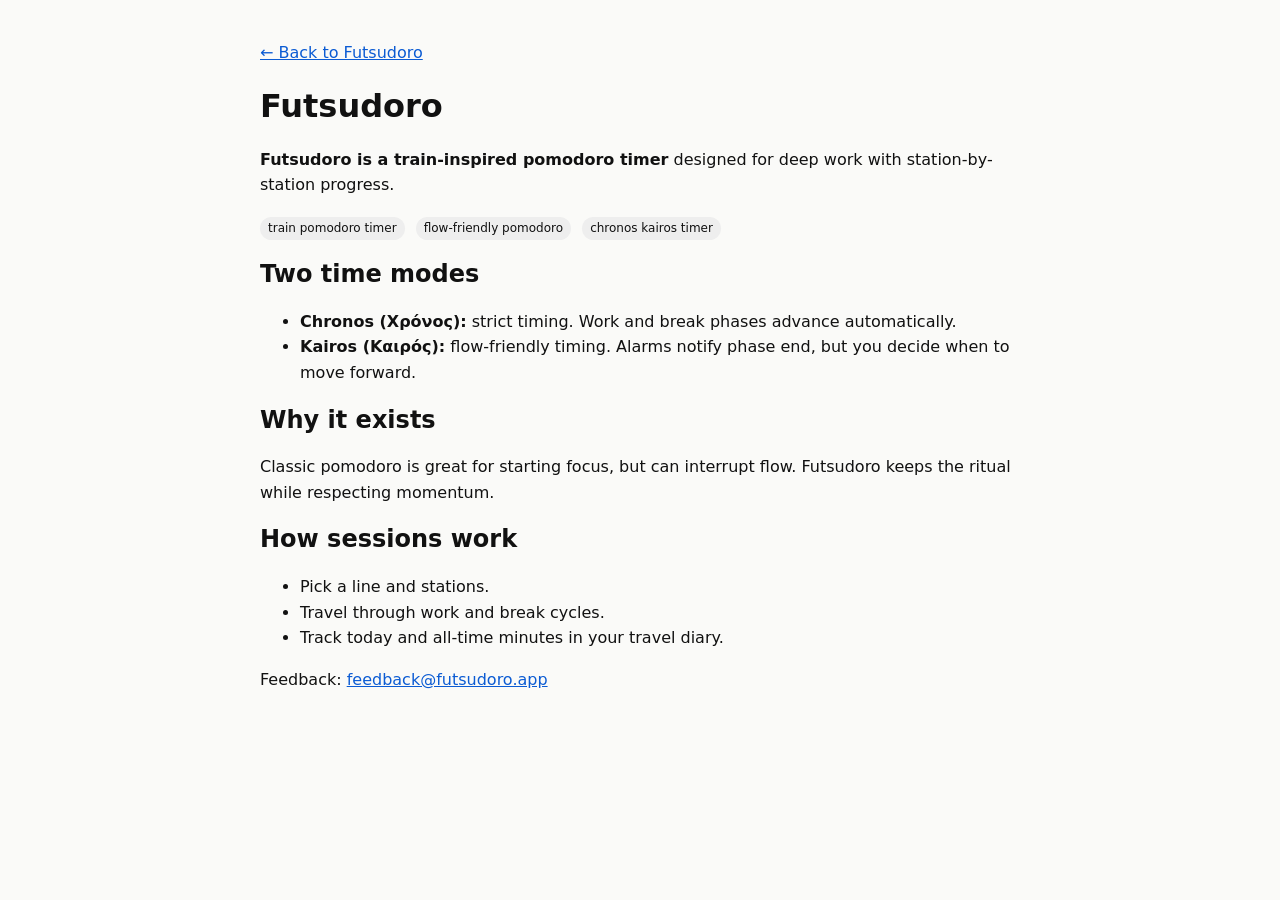
<file: about.html>
<!DOCTYPE html>
<html lang="en">
<head>
  <meta charset="UTF-8">
  <meta name="viewport" content="width=device-width, initial-scale=1.0">
  <title>About Futsudoro — Train Pomodoro Timer</title>
  <meta name="description" content="Learn how Futsudoro works: a train-inspired pomodoro timer with Chronos (Χρόνος) and Kairos (Καιρός) modes for deep work and flow-state sessions.">
  <link rel="canonical" href="https://www.futsudoro.app/about.html">
  <link rel="alternate" hreflang="x-default" href="https://www.futsudoro.app/">
  <link rel="alternate" hreflang="en" href="https://www.futsudoro.app/about.html">
  <link rel="alternate" hreflang="zh" href="https://www.futsudoro.app/about-zh.html">
  <link rel="alternate" hreflang="ja" href="https://www.futsudoro.app/about-ja.html">
  <link rel="alternate" hreflang="hi" href="https://www.futsudoro.app/about-hi.html">
  <link rel="alternate" hreflang="es" href="https://www.futsudoro.app/about-es.html">
  <link rel="alternate" hreflang="de" href="https://www.futsudoro.app/about-de.html">
  <link rel="alternate" hreflang="fr" href="https://www.futsudoro.app/about-fr.html">
  <link rel="alternate" hreflang="it" href="https://www.futsudoro.app/about-it.html">
  <meta name="robots" content="index,follow">
  <style>
    body{font-family:system-ui,-apple-system,Segoe UI,Roboto,sans-serif;max-width:760px;margin:40px auto;padding:0 16px;line-height:1.6;color:#111;background:#fafaf8}
    h1,h2{line-height:1.2}
    a{color:#0b5bd3}
    .tag{display:inline-block;background:#eee;padding:2px 8px;border-radius:999px;margin-right:6px;font-size:12px}
  </style>
</head>
<body>
  <p><a href="/">← Back to Futsudoro</a></p>
  <h1>Futsudoro</h1>
  <p><strong>Futsudoro is a train-inspired pomodoro timer</strong> designed for deep work with station-by-station progress.</p>

  <p>
    <span class="tag">train pomodoro timer</span>
    <span class="tag">flow-friendly pomodoro</span>
    <span class="tag">chronos kairos timer</span>
  </p>

  <h2>Two time modes</h2>
  <ul>
    <li><strong>Chronos (Χρόνος):</strong> strict timing. Work and break phases advance automatically.</li>
    <li><strong>Kairos (Καιρός):</strong> flow-friendly timing. Alarms notify phase end, but you decide when to move forward.</li>
  </ul>

  <h2>Why it exists</h2>
  <p>Classic pomodoro is great for starting focus, but can interrupt flow. Futsudoro keeps the ritual while respecting momentum.</p>

  <h2>How sessions work</h2>
  <ul>
    <li>Pick a line and stations.</li>
    <li>Travel through work and break cycles.</li>
    <li>Track today and all-time minutes in your travel diary.</li>
  </ul>

  <p>Feedback: <a href="mailto:feedback@futsudoro.app">feedback@futsudoro.app</a></p>
</body>
</html>
</file>
<file: src/styles.css>
@import url('https://fonts.googleapis.com/css2?family=Noto+Sans+JP:wght@400;700;900&display=swap');
@import url('https://fonts.googleapis.com/css2?family=Material+Symbols+Sharp:opsz,wght,FILL,GRAD@20,300,0,0');
* { margin:0; padding:0; box-sizing:border-box; }
:root { --bg:#f0f0ec; --white:#fff; --black:#111; --gray:#888; --border:#111; --green:#00873c; --red:#c41e3a; --blue:#003f8a; --yellow:#e6a700; --line:#ddd; }
body.dark { --bg:#0d0d14; --white:#1a1a24; --black:#e8e8e0; --gray:#666; --border:#555; --green:#00cc7d; --red:#e85d75; --blue:#4dabf7; --yellow:#ffcc00; --line:#333; }
body { background:#000; color:var(--black); font-family:'Noto Sans JP',sans-serif; min-height:100vh; display:flex; align-items:center; justify-content:center; padding:16px; }
.sign-panel { width:100%; max-width:380px; background:var(--white); border:3px solid var(--border); border-radius:18px; overflow:hidden; box-shadow:0 6px 0 rgba(0,0,0,.12); }

/* Header con selector de línea */
.line-header { padding:16px 20px 14px; border-bottom:3px solid var(--border); display:flex; align-items:center; justify-content:space-between; position:relative; }
.line-selector { position:relative; }
.line-name-btn { background:transparent; border:none; font-family:'Noto Sans JP',sans-serif; padding:0; cursor:pointer; display:flex; align-items:center; gap:6px; }
.line-name-btn:hover { opacity:0.8; }
.line-name-jp { font-size:22px; font-weight:900; letter-spacing:.05em; color:var(--black); }
.line-name-en { font-size:9px; color:var(--gray); letter-spacing:.08em; margin-top:3px; text-transform:uppercase; }
.dropdown-arrow { font-size:12px; color:var(--gray); }
.line-dropdown { display:none; position:absolute; top:100%; left:0; margin-top:8px; background:var(--white); border:2px solid var(--border); border-radius:10px; box-shadow:0 4px 12px rgba(0,0,0,.2); z-index:100; min-width:200px; max-height:260px; overflow-y:auto; overflow-x:hidden; }
.line-dropdown.open { display:block; }
.line-option { display:flex; align-items:center; gap:12px; padding:12px 16px; cursor:pointer; border-bottom:1px solid var(--line); transition:background .2s; }
.line-option:last-child { border-bottom:none; }
.line-option:hover { background:var(--bg); }
.line-option.selected { background:var(--bg); }
.line-color-badge { width:16px; height:16px; border-radius:50%; border:2px solid var(--border); flex-shrink:0; }
.line-info-text { flex:1; }
.line-option-name { font-size:13px; font-weight:700; color:var(--black); }
.line-option-sub { font-size:10px; color:var(--gray); }

/* Tren - color dinámico */
.train-indicator { position:relative; width:110px; height:30px; border:2px solid var(--border); border-radius:4px; box-shadow:0 4px 8px rgba(0,0,0,.25); flex-shrink:0; z-index:2; background:var(--train-body,#888); isolation:isolate; }
.train-indicator.green { --train-body:#C8C8C8; --train-stripe:#9ACD32; }
.train-indicator.yellow { --train-body:#FFD200; --train-stripe:#9EA3A8; }
.train-indicator.red { --train-body:#8B0000; --train-stripe:#F5E6C8; }
.train-indicator.ter-blue { --train-body:#003CA6; --train-stripe:#D9D9D9; }
.train-indicator.db-red { --train-body:#DB0018; --train-stripe:#D9D9D6; }
.train-indicator.italia-dark { --train-body:#008C45; --train-stripe:#FFFFFF; }
.train-indicator.donau-red { --train-body:#E2001A; --train-stripe:#4A4A4A; }
.train-indicator.sodra-black { --train-body:#1C1C1C; --train-stripe:#BFC2C7; }
.train-indicator.quebrada-solar { --train-body:#F5F5F5; --train-stripe:#D6845A; }
.train-indicator.lupiche { --train-body:#2F5D3A; --train-stripe:#E6C34A; }
.train-indicator.konkan { --train-body:#1F4E79; --train-stripe:#5DADE2; }
.train-indicator.commuter { --train-body:#7C858C; --train-stripe:#9a38a1; }
.train-indicator::after { content:""; position:absolute; bottom:4px; left:0; right:0; height:5px; background:var(--train-stripe,#ffd700); }
.train-windows { position:absolute; top:5px; left:7px; right:7px; height:10px; display:flex; justify-content:space-between; align-items:flex-start; z-index:3; }
.window-pair { display:flex; gap:2px; position:relative; }
.train-window { width:6px; height:8px; background:#f4f4f4; border:1px solid rgba(0,0,0,.35); border-radius:1px; transition:opacity .2s ease; }
.train-indicator.doors-open .window-pair.door .train-window { opacity:0; }
.train-indicator.doors-open .window-pair.door::after { content:""; position:absolute; left:0; top:0; width:100%; height:19px; background:#111; border:1px solid #333; border-radius:1px; }
.train-wheels-set { position:absolute; bottom:-9px; height:9px; display:flex; gap:4px; z-index:-1; }
.train-wheels-set.front { left:12px; }
.train-wheels-set.back { right:12px; }
.train-wheel { width:7px; height:7px; background:#222; border:1px solid #444; border-radius:50%; }
.train-indicator.moving { animation:rumble 0.15s infinite alternate; }
@keyframes rumble { from { transform:translateY(0); } to { transform:translateY(-1px); } }

.status-wrap { padding:10px 20px; border-bottom:2px solid var(--line); }
.status-row { display:flex; align-items:flex-start; gap:6px; }
.status-icon { font-family:'Material Symbols Sharp'; font-size:14px; line-height:1; margin-top:1px; display:inline-block; font-variation-settings:'FILL' 0,'wght' 500,'GRAD' 0,'opsz' 20; }
.status-icon.status-station { color:var(--red); }
.status-icon.status-transit { color:var(--green); }
.status-text { font-size:11px; font-weight:900; line-height:1.25; text-align:left; display:block; width:100%; max-width:100%; margin:0; white-space:normal; overflow-wrap:anywhere; word-break:normal; }
.status-text.status-station { color:var(--red); }
.status-text.status-transit { color:var(--green); }
.clock-section { padding:16px 20px 8px; border-bottom:2px solid var(--line); }
.clock-row { display:grid; grid-template-columns:2fr 1fr; align-items:center; }
.timer-main { font-size:64px; font-weight:900; letter-spacing:.02em; line-height:1; font-variant-numeric:tabular-nums; text-align:center; }
.analog-clock { width:70px; height:70px; border:3px solid var(--border); border-radius:50%; position:relative; background:var(--white); justify-self:center; }
.analog-clock::before { content:""; position:absolute; top:50%; left:50%; width:6px; height:6px; background:var(--black); border-radius:50%; transform:translate(-50%,-50%); z-index:3; }
.clock-hand { position:absolute; bottom:50%; left:50%; transform-origin:bottom center; background:var(--black); border-radius:1px; }
.clock-hand.hour { width:3px; height:18px; margin-left:-1.5px; }
.clock-hand.minute { width:2px; height:26px; margin-left:-1px; }
.clock-hand.second { width:1px; height:28px; margin-left:-0.5px; background:var(--red); }
.clock-hand.second::after { content:""; position:absolute; top:0; left:50%; width:6px; height:6px; background:var(--red); border-radius:50%; transform:translate(-50%,-50%); }
.clock-marker { position:absolute; width:2px; height:6px; background:var(--gray); top:2px; left:50%; margin-left:-1px; transform-origin:50% 31px; }
.clock-marker:nth-child(1) { transform:rotate(0deg); }
.clock-marker:nth-child(2) { transform:rotate(30deg); }
.clock-marker:nth-child(3) { transform:rotate(60deg); }
.clock-marker:nth-child(4) { transform:rotate(90deg); }
.clock-marker:nth-child(5) { transform:rotate(120deg); }
.clock-marker:nth-child(6) { transform:rotate(150deg); }
.clock-marker:nth-child(7) { transform:rotate(180deg); }
.clock-marker:nth-child(8) { transform:rotate(210deg); }
.clock-marker:nth-child(9) { transform:rotate(240deg); }
.clock-marker:nth-child(10) { transform:rotate(270deg); }
.clock-marker:nth-child(11) { transform:rotate(300deg); }
.clock-marker:nth-child(12) { transform:rotate(330deg); }
.station-section { padding:24px 16px; border-bottom:2px solid var(--line); position:relative; }
.station-track { display:flex; justify-content:space-between; align-items:flex-start; position:relative; padding:0 8px; height:60px; }
.track-line { position:absolute; top:5px; left:22px; right:22px; height:4px; background:var(--line); border-radius:2px; overflow:hidden; z-index:0; }
.track-progress { height:100%; background:var(--green); width:0%; transition:width .5s ease; }
.station { display:flex; flex-direction:column; align-items:center; position:relative; z-index:1; width:44px; flex-shrink:0; }
.station-dot { width:14px; height:14px; border-radius:50%; background:var(--white); border:3px solid var(--black); margin-bottom:8px; transition:all .3s; position:relative; z-index:2; }
.station.done .station-dot { background:var(--green); border-color:var(--green); }
.station.active .station-dot { background:var(--red); border-color:var(--red); box-shadow:0 0 0 3px rgba(196,30,58,.15); }
.station-name { font-size:8px; color:var(--gray); text-align:center; font-weight:700; line-height:1.2; height:24px; display:flex; flex-direction:column; justify-content:flex-start; }
.station-name-jp { font-size:10px; display:block; color:var(--gray); }
.station-name-en { font-size:7px; display:block; opacity:0.85; color:var(--gray); }
.station.active .station-name-jp, .station.active .station-name-en { color:var(--red); }
.station.done .station-name-jp, .station.done .station-name-en { color:var(--green); }

.controls { display:flex; border-bottom:2px solid var(--border); }
.ctrl-btn { flex:1; padding:12px 4px 14px; border:none; border-right:2px solid var(--border); font-family:'Noto Sans JP',sans-serif; font-size:12px; font-weight:900; cursor:pointer; background:var(--white); color:var(--black); display:flex; flex-direction:column; align-items:center; gap:6px; position:relative; overflow:hidden; }
.ctrl-btn.main { flex:2; }
.ctrl-btn.reset-mini { flex:1; }
.ctrl-btn:last-child { border-right:none; }
.ctrl-btn:active { background:var(--line); }
.ctrl-btn:active::before { content:""; position:absolute; top:0; left:0; right:0; height:4px; background:rgba(120,120,120,.45); }
.ctrl-btn:active > * { transform:translateY(4px); }
.ctrl-btn.start { background:var(--green); color:#fff; }
.ctrl-btn.ready { background:#f5e79e; color:#111; }
.ctrl-btn.paused-state { animation:pausePulse 1s ease-in-out infinite; }
@keyframes pausePulse {
  0% { background:#fff; }
  50% { background:#f5e79e; }
  100% { background:#fff; }
}
.ctrl-btn:disabled { opacity:.35; cursor:not-allowed; }
.ctrl-icon { font-family:'Material Symbols Sharp'; font-size:25px; line-height:1; display:inline-block; font-variation-settings:'FILL' 0,'wght' 300,'GRAD' 0,'opsz' 20; }
.toggle-btn { background:transparent; border:2px solid var(--border); color:var(--black); padding:8px 10px; border-radius:8px; font-size:11px; font-weight:700; cursor:pointer; font-family:'Noto Sans JP',sans-serif; display:flex; align-items:center; justify-content:center; gap:4px; }
.tab-icon { font-family:'Material Symbols Sharp'; font-size:15px; line-height:1; display:inline-block; font-variation-settings:'FILL' 0,'wght' 300,'GRAD' 0,'opsz' 20; }
.tab-label { line-height:1; }

.footer { padding:12px 20px; }
.toggle-bar { display:flex; border:2px solid var(--border); border-radius:10px; overflow:hidden; background:var(--white); }
.toggle-btn { flex:1; border:none; border-right:2px solid var(--border); border-radius:0; margin:0; min-height:44px; position:relative; overflow:hidden; }
.toggle-btn:last-child { border-right:none; }
.toggle-btn:active { background:var(--line); }
.toggle-btn:active::before { content:""; position:absolute; top:0; left:0; right:0; height:4px; background:rgba(120,120,120,.45); }
.toggle-btn:active > * { transform:translateY(4px); }
.toggle-btn.active { background:var(--line); color:var(--black); }
.toggle-btn.active::before { content:""; position:absolute; top:0; left:0; right:0; height:4px; background:rgba(120,120,120,.45); }
.toggle-btn.active > * { transform:translateY(4px); }
.info-panel { display:none; margin-top:12px; padding:14px; background:var(--bg); border:2px solid var(--border); border-radius:10px; }
.info-panel.open { display:block; }
.panel-title { font-size:10px; font-weight:900; color:var(--gray); text-transform:uppercase; letter-spacing:.12em; margin-bottom:10px; }
.info-row { display:flex; justify-content:space-between; margin:6px 0; font-size:13px; font-weight:700; }
.info-row span { color:var(--gray); font-weight:500; }
.stops-value { display:inline-flex; align-items:center; gap:2px; letter-spacing:0; font-variant-numeric:tabular-nums; }
.setting-row { display:flex; justify-content:space-between; align-items:center; margin:8px 0; }
.setting-row label { font-size:12px; font-weight:700; color:var(--gray); }
.setting-row input { width:56px; padding:6px; border:2px solid var(--border); border-radius:6px; font-family:'Noto Sans JP',sans-serif; font-size:14px; font-weight:700; text-align:center; background:var(--white); color:var(--black); }
.trip-duration-note { margin:8px 0 10px; padding:8px 10px; border:1px dashed var(--line); border-radius:8px; font-size:11px; font-weight:700; color:var(--gray); line-height:1.35; text-align:left; }
.sys-btn { padding:7px 14px; border:2px solid var(--border); border-radius:8px; font-size:11px; font-weight:700; cursor:pointer; font-family:'Noto Sans JP',sans-serif; background:transparent; color:var(--black); }
.sys-btn.on { background:var(--black); color:var(--white); }
.info-panel a { color:var(--blue); font-weight:700; text-decoration:underline; }
@media(max-width:430px){ .status-text{font-size:10px;} .line-dropdown{max-height:220px;} }
@media(max-width:360px){ .timer-main{font-size:52px;} .analog-clock{width:60px;height:60px;} .status-text{font-size:9px;} .line-dropdown{max-height:200px;} }
</file>
